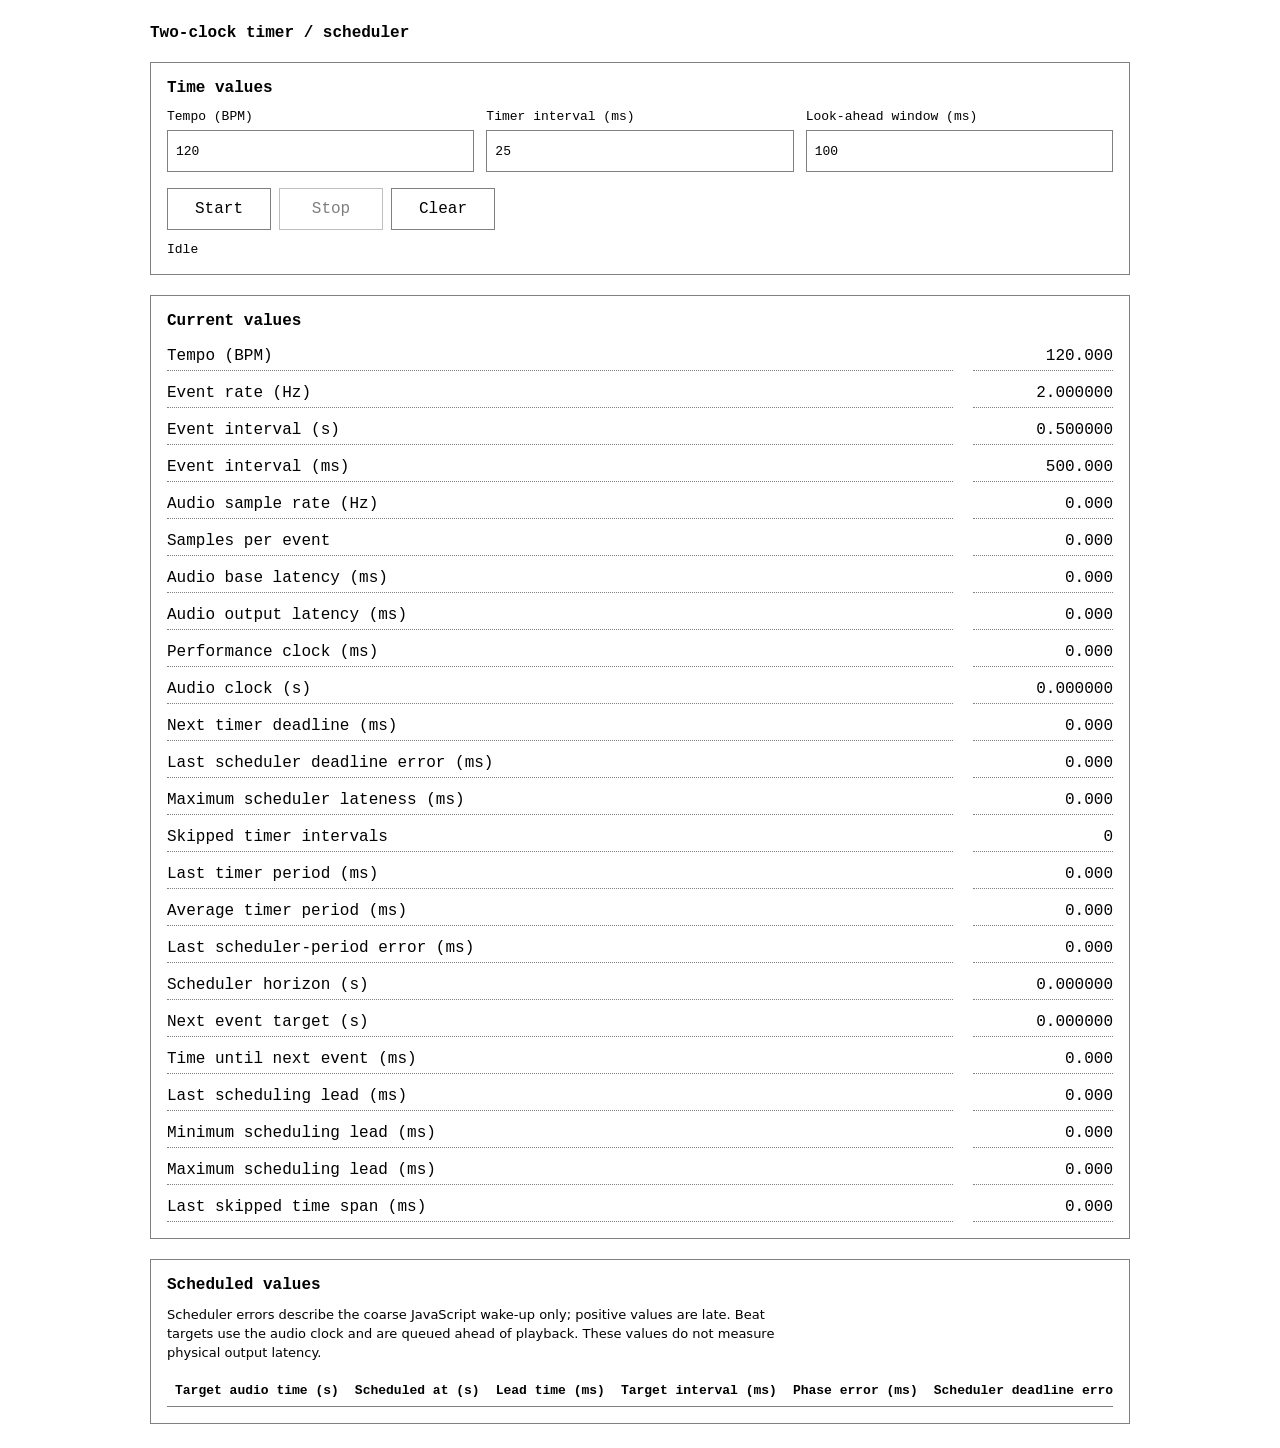
<file: index.html>
<!doctype html>
<html lang="en">
<head>
  <meta charset="utf-8">
  <meta name="viewport" content="width=device-width, initial-scale=1">
  <title>Two-clock timer and scheduler</title>
  <link rel="stylesheet" href="styles.css">
</head>
<body>
  <main>
    <h1>Two-clock timer / scheduler</h1>

    <section class="controls" aria-labelledby="configuration-heading">
      <h2 id="configuration-heading">Time values</h2>
      <div class="inputs">
        <label>
          Tempo (BPM)
          <input id="bpm" type="number" min="1" max="1000" step="0.1" value="120" inputmode="decimal">
        </label>
        <label>
          Timer interval (ms)
          <input id="timerInterval" type="number" min="5" max="1000" step="1" value="25" inputmode="decimal">
        </label>
        <label>
          Look-ahead window (ms)
          <input id="lookAhead" type="number" min="10" max="5000" step="1" value="100" inputmode="decimal">
        </label>
      </div>
      <div class="buttons">
        <button id="start" type="button">Start</button>
        <button id="stop" type="button" disabled>Stop</button>
        <button id="clear" type="button">Clear</button>
      </div>
      <p id="status" role="status" aria-live="polite">Idle</p>
    </section>

    <section class="values" aria-labelledby="current-values-heading">
      <h2 id="current-values-heading">Current values</h2>
      <dl>
        <dt>Tempo (BPM)</dt>
        <dd><output id="bpmValue">120.000</output></dd>

        <dt>Event rate (Hz)</dt>
        <dd><output id="eventRate">2.000000</output></dd>

        <dt>Event interval (s)</dt>
        <dd><output id="eventIntervalSeconds">0.500000</output></dd>

        <dt>Event interval (ms)</dt>
        <dd><output id="eventIntervalMilliseconds">500.000</output></dd>

        <dt>Audio sample rate (Hz)</dt>
        <dd><output id="sampleRate">0.000</output></dd>

        <dt>Samples per event</dt>
        <dd><output id="samplesPerEvent">0.000</output></dd>

        <dt>Audio base latency (ms)</dt>
        <dd><output id="baseLatency">0.000</output></dd>

        <dt>Audio output latency (ms)</dt>
        <dd><output id="outputLatency">0.000</output></dd>

        <dt>Performance clock (ms)</dt>
        <dd><output id="performanceNow">0.000</output></dd>

        <dt>Audio clock (s)</dt>
        <dd><output id="audioNow">0.000000</output></dd>

        <dt>Next timer deadline (ms)</dt>
        <dd><output id="nextTimerDeadline">0.000</output></dd>

        <dt>Last scheduler deadline error (ms)</dt>
        <dd><output id="lastTimerError">0.000</output></dd>

        <dt>Maximum scheduler lateness (ms)</dt>
        <dd><output id="maximumTimerError">0.000</output></dd>

        <dt>Skipped timer intervals</dt>
        <dd><output id="skippedTimerIntervals">0</output></dd>

        <dt>Last timer period (ms)</dt>
        <dd><output id="lastTimerPeriod">0.000</output></dd>

        <dt>Average timer period (ms)</dt>
        <dd><output id="averageTimerPeriod">0.000</output></dd>

        <dt>Last scheduler-period error (ms)</dt>
        <dd><output id="lastTimerPeriodError">0.000</output></dd>

        <dt>Scheduler horizon (s)</dt>
        <dd><output id="schedulerHorizon">0.000000</output></dd>

        <dt>Next event target (s)</dt>
        <dd><output id="nextEventTarget">0.000000</output></dd>

        <dt>Time until next event (ms)</dt>
        <dd><output id="timeUntilNextEvent">0.000</output></dd>

        <dt>Last scheduling lead (ms)</dt>
        <dd><output id="lastSchedulingLead">0.000</output></dd>

        <dt>Minimum scheduling lead (ms)</dt>
        <dd><output id="minimumSchedulingLead">0.000</output></dd>

        <dt>Maximum scheduling lead (ms)</dt>
        <dd><output id="maximumSchedulingLead">0.000</output></dd>

        <dt>Last skipped time span (ms)</dt>
        <dd><output id="lastSkippedSpan">0.000</output></dd>
      </dl>
    </section>

    <section class="log" aria-labelledby="scheduled-values-heading">
      <h2 id="scheduled-values-heading">Scheduled values</h2>
      <p class="explanation">
        Scheduler errors describe the coarse JavaScript wake-up only; positive
        values are late. Beat targets use the audio clock and are queued ahead
        of playback. These values do not measure physical output latency.
      </p>
      <div class="table-wrap">
        <table>
          <thead>
            <tr>
              <th scope="col">Target audio time (s)</th>
              <th scope="col">Scheduled at (s)</th>
              <th scope="col">Lead time (ms)</th>
              <th scope="col">Target interval (ms)</th>
              <th scope="col">Phase error (ms)</th>
              <th scope="col">Scheduler deadline error (ms)</th>
            </tr>
          </thead>
          <tbody id="eventLog"></tbody>
        </table>
      </div>
    </section>
  </main>

  <script src="app.js"></script>
</body>
</html>
</file>
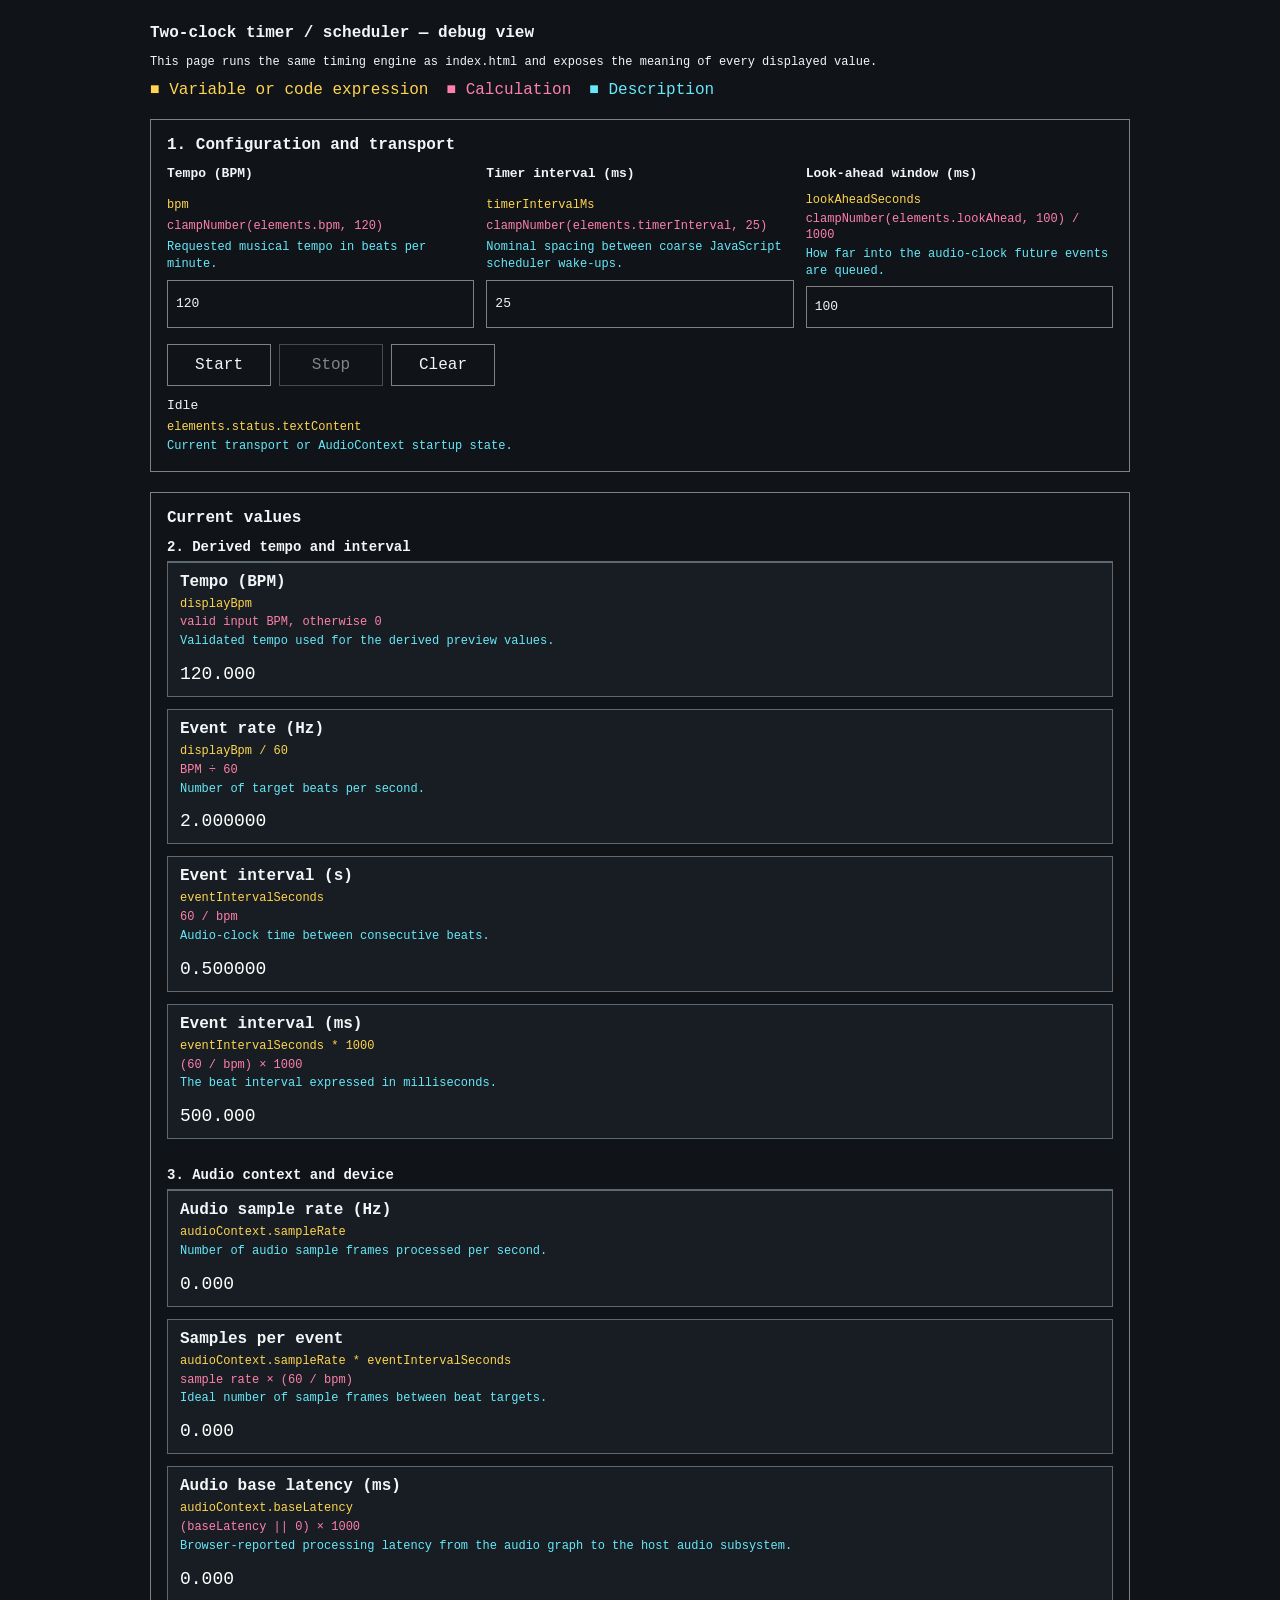
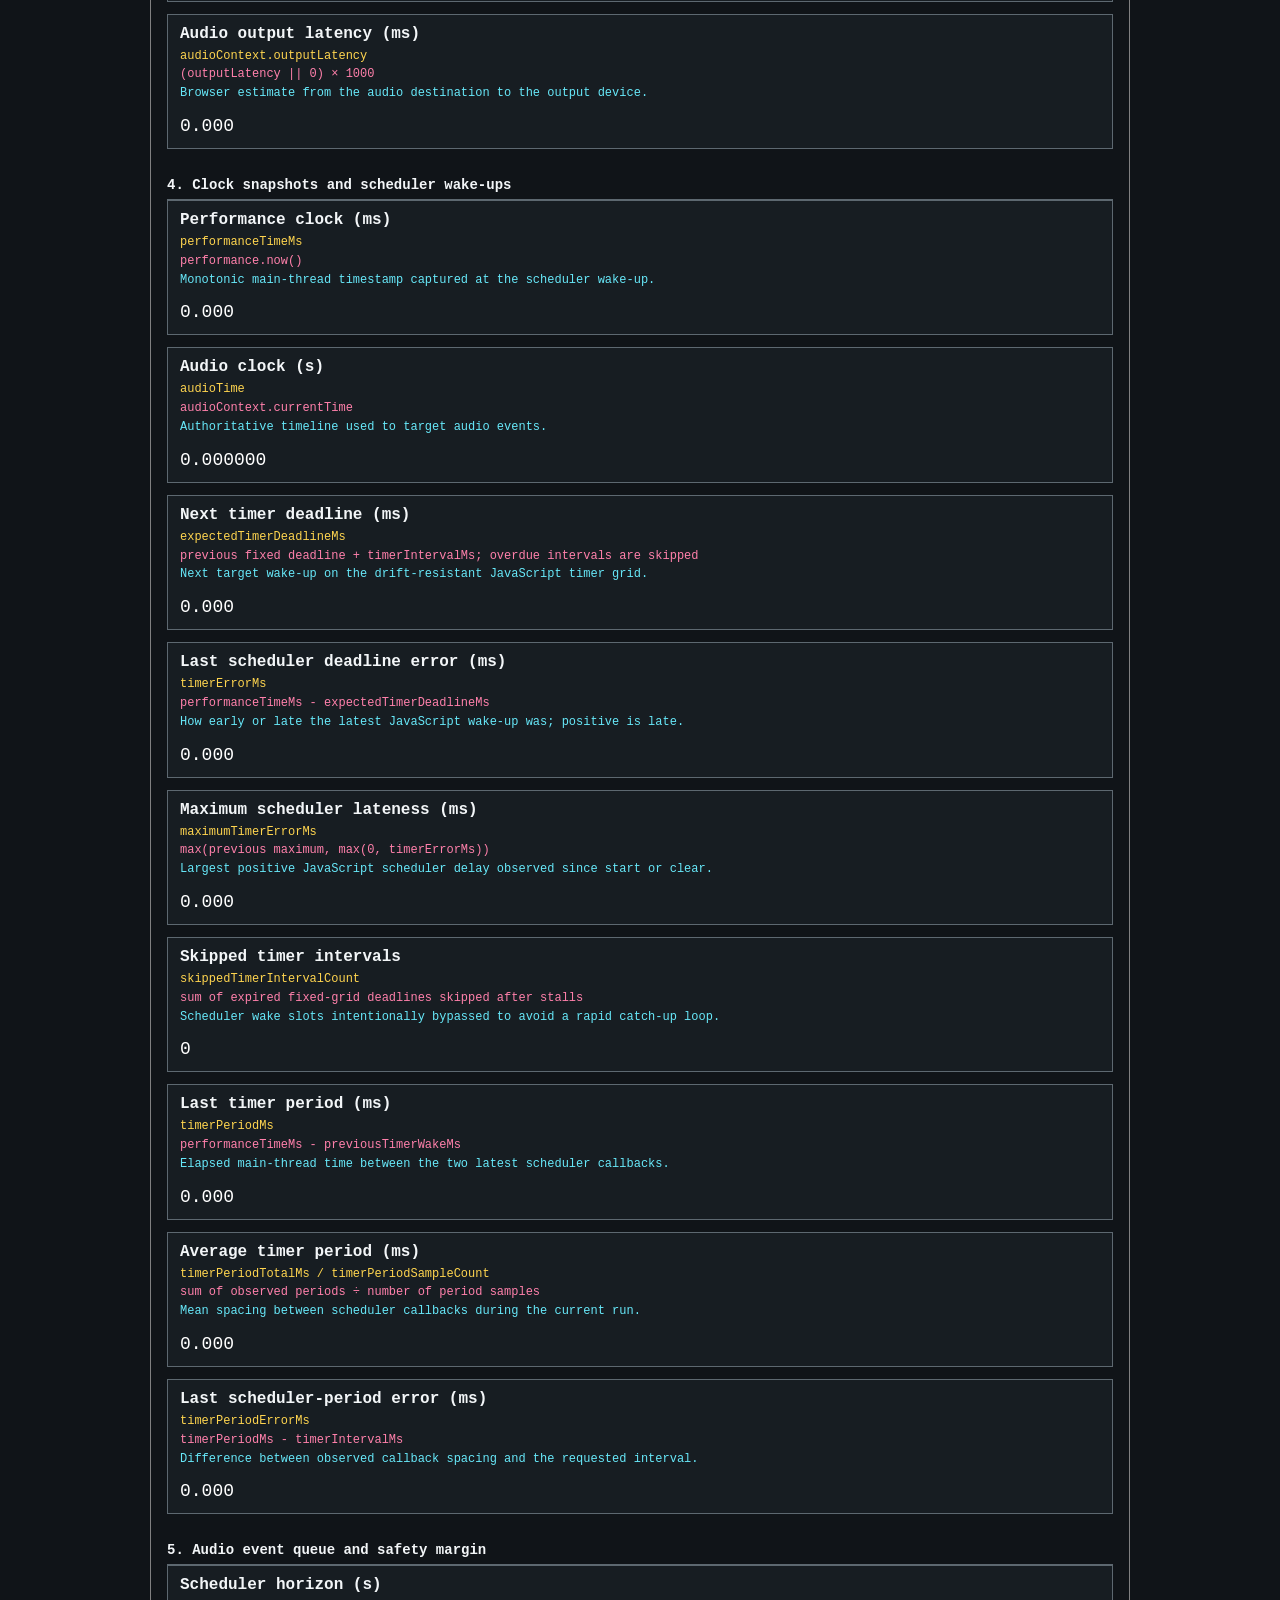
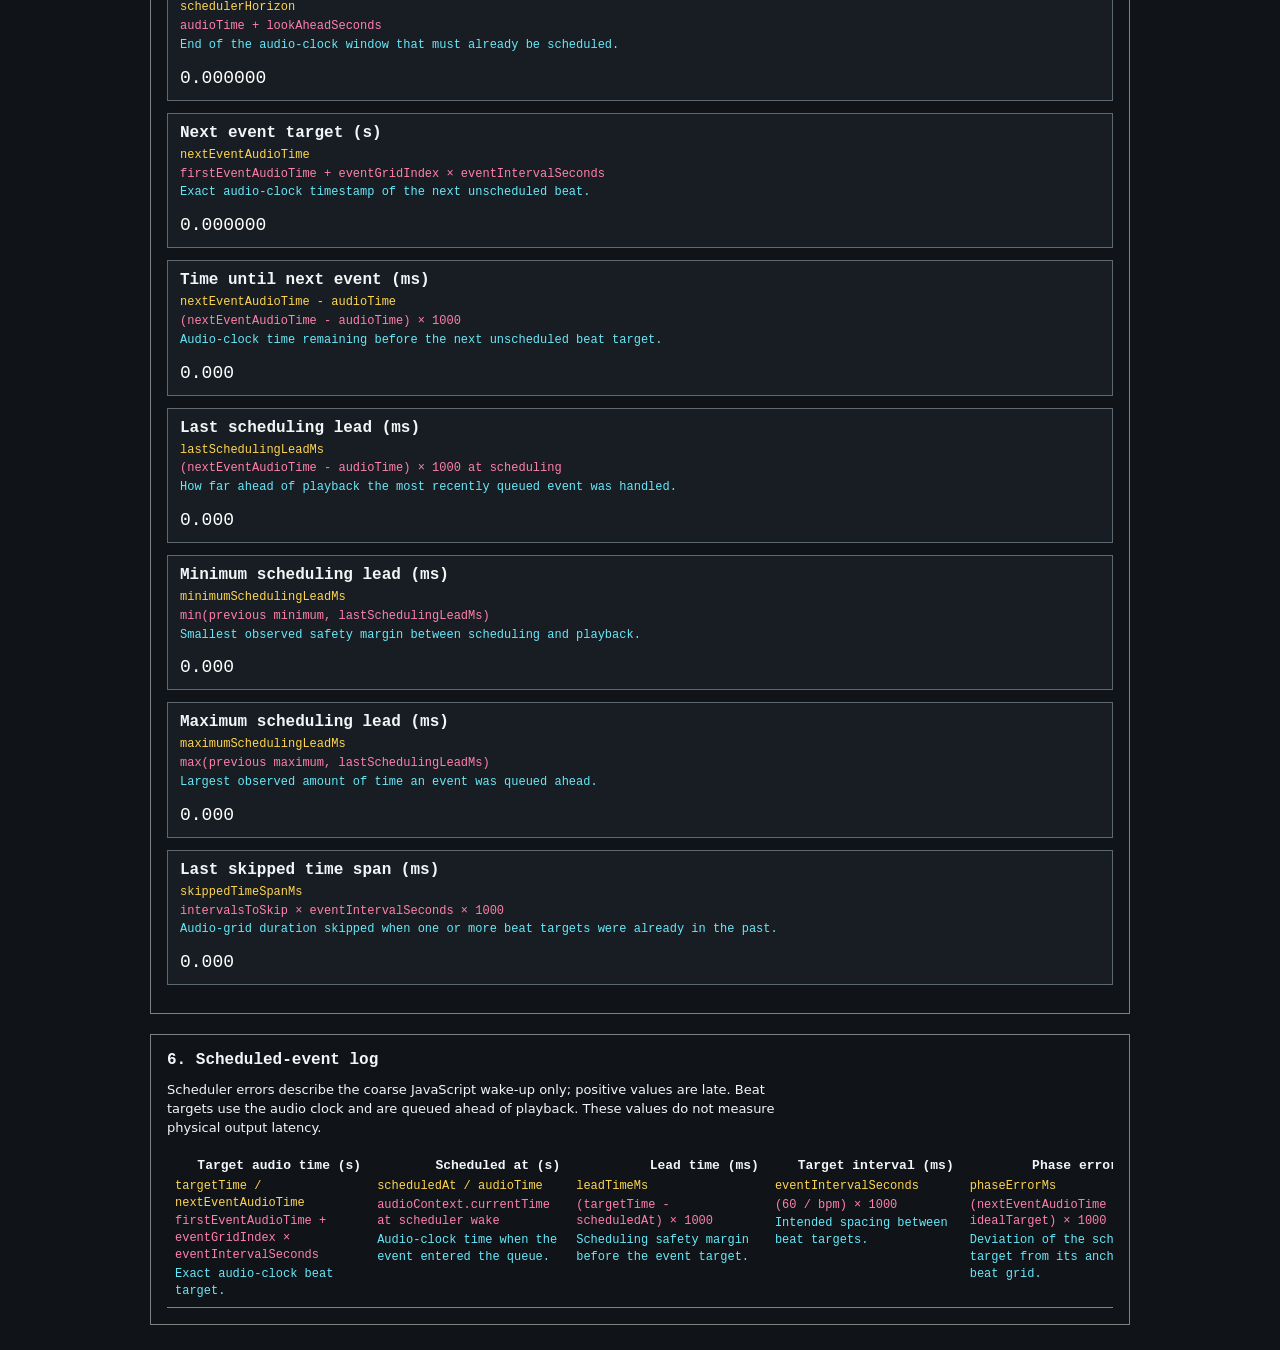
<file: debug.html>
<!doctype html>
<html lang="en">
<head>
  <meta charset="utf-8">
  <meta name="viewport" content="width=device-width, initial-scale=1">
  <title>Two-clock timer and scheduler debug view</title>
  <link rel="stylesheet" href="styles.css">
  <style>
    body {
      background: #101418;
      color: #f3f6f8;
    }

    input,
    button,
    th {
      background: #101418;
      color: #f3f6f8;
    }

    .debug-intro,
    .debug-meta {
      font-family: ui-monospace, SFMono-Regular, Consolas, "Liberation Mono", monospace;
      font-size: 0.75rem;
      font-weight: 400;
      line-height: 1.4;
    }

    .debug-intro {
      margin: 12px 0 0;
    }

    .debug-meta {
      display: grid;
      gap: 2px;
      margin-top: 5px;
      text-align: left;
      white-space: normal;
    }

    .debug-variable {
      color: #ffd54f;
    }

    .debug-formula {
      color: #ff80ab;
    }

    .debug-description {
      color: #67e8f9;
    }

    .debug-label {
      color: #f3f6f8;
      font-weight: 700;
    }

    .debug-key {
      display: flex;
      flex-wrap: wrap;
      gap: 8px 18px;
      margin-top: 10px;
    }

    .debug-key span::before {
      content: "■ ";
    }

    .debug-flow {
      display: grid;
      gap: 16px;
    }

    .debug-group {
      margin: 0;
      padding-bottom: 6px;
      border-bottom: 1px solid #5d6870;
      color: #f3f6f8;
      font-size: 0.875rem;
    }

    .values dl {
      display: block;
    }

    .values dt {
      padding: 10px 12px 6px;
      border: 1px solid #5d6870;
      border-bottom: 0;
      background: #171d22;
    }

    .values dd {
      margin: 0 0 12px;
      padding: 8px 12px 12px;
      border: 1px solid #5d6870;
      border-top: 0;
      background: #171d22;
      color: #ffffff;
      font-size: 1.125rem;
      text-align: left;
    }

    .log table {
      min-width: 1260px;
    }

    .log th {
      min-width: 190px;
      vertical-align: top;
    }
  </style>
</head>
<body>
  <main>
    <h1>Two-clock timer / scheduler — debug view</h1>
    <p class="debug-intro">
      This page runs the same timing engine as <code>index.html</code> and exposes
      the meaning of every displayed value.
    </p>
    <div class="debug-key" aria-label="Debug annotation color key">
      <span class="debug-variable">Variable or code expression</span>
      <span class="debug-formula">Calculation</span>
      <span class="debug-description">Description</span>
    </div>

    <section class="controls" aria-labelledby="configuration-heading">
      <h2 id="configuration-heading">1. Configuration and transport</h2>
      <div class="inputs">
        <label>
          <span class="debug-label">Tempo (BPM)</span>
          <span class="debug-meta">
            <span class="debug-variable">bpm</span>
            <span class="debug-formula">clampNumber(elements.bpm, 120)</span>
            <span class="debug-description">Requested musical tempo in beats per minute.</span>
          </span>
          <input id="bpm" type="number" min="1" max="1000" step="0.1" value="120" inputmode="decimal">
        </label>
        <label>
          <span class="debug-label">Timer interval (ms)</span>
          <span class="debug-meta">
            <span class="debug-variable">timerIntervalMs</span>
            <span class="debug-formula">clampNumber(elements.timerInterval, 25)</span>
            <span class="debug-description">Nominal spacing between coarse JavaScript scheduler wake-ups.</span>
          </span>
          <input id="timerInterval" type="number" min="5" max="1000" step="1" value="25" inputmode="decimal">
        </label>
        <label>
          <span class="debug-label">Look-ahead window (ms)</span>
          <span class="debug-meta">
            <span class="debug-variable">lookAheadSeconds</span>
            <span class="debug-formula">clampNumber(elements.lookAhead, 100) / 1000</span>
            <span class="debug-description">How far into the audio-clock future events are queued.</span>
          </span>
          <input id="lookAhead" type="number" min="10" max="5000" step="1" value="100" inputmode="decimal">
        </label>
      </div>
      <div class="buttons">
        <button id="start" type="button">Start</button>
        <button id="stop" type="button" disabled>Stop</button>
        <button id="clear" type="button">Clear</button>
      </div>
      <p id="status" role="status" aria-live="polite">Idle</p>
      <div class="debug-meta">
        <span class="debug-variable">elements.status.textContent</span>
        <span class="debug-description">Current transport or AudioContext startup state.</span>
      </div>
    </section>

    <section class="values" aria-labelledby="current-values-heading">
      <h2 id="current-values-heading">Current values</h2>
      <div class="debug-flow">
      <section aria-labelledby="derived-values-heading">
      <h3 id="derived-values-heading" class="debug-group">2. Derived tempo and interval</h3>
      <dl>
        <dt>
          <span class="debug-label">Tempo (BPM)</span>
          <span class="debug-meta">
            <span class="debug-variable">displayBpm</span>
            <span class="debug-formula">valid input BPM, otherwise 0</span>
            <span class="debug-description">Validated tempo used for the derived preview values.</span>
          </span>
        </dt>
        <dd><output id="bpmValue">120.000</output></dd>

        <dt>
          <span class="debug-label">Event rate (Hz)</span>
          <span class="debug-meta">
            <span class="debug-variable">displayBpm / 60</span>
            <span class="debug-formula">BPM ÷ 60</span>
            <span class="debug-description">Number of target beats per second.</span>
          </span>
        </dt>
        <dd><output id="eventRate">2.000000</output></dd>

        <dt>
          <span class="debug-label">Event interval (s)</span>
          <span class="debug-meta">
            <span class="debug-variable">eventIntervalSeconds</span>
            <span class="debug-formula">60 / bpm</span>
            <span class="debug-description">Audio-clock time between consecutive beats.</span>
          </span>
        </dt>
        <dd><output id="eventIntervalSeconds">0.500000</output></dd>

        <dt>
          <span class="debug-label">Event interval (ms)</span>
          <span class="debug-meta">
            <span class="debug-variable">eventIntervalSeconds * 1000</span>
            <span class="debug-formula">(60 / bpm) × 1000</span>
            <span class="debug-description">The beat interval expressed in milliseconds.</span>
          </span>
        </dt>
        <dd><output id="eventIntervalMilliseconds">500.000</output></dd>
      </dl>
      </section>

      <section aria-labelledby="audio-values-heading">
      <h3 id="audio-values-heading" class="debug-group">3. Audio context and device</h3>
      <dl>
        <dt>
          <span class="debug-label">Audio sample rate (Hz)</span>
          <span class="debug-meta">
            <span class="debug-variable">audioContext.sampleRate</span>
            <span class="debug-description">Number of audio sample frames processed per second.</span>
          </span>
        </dt>
        <dd><output id="sampleRate">0.000</output></dd>

        <dt>
          <span class="debug-label">Samples per event</span>
          <span class="debug-meta">
            <span class="debug-variable">audioContext.sampleRate * eventIntervalSeconds</span>
            <span class="debug-formula">sample rate × (60 / bpm)</span>
            <span class="debug-description">Ideal number of sample frames between beat targets.</span>
          </span>
        </dt>
        <dd><output id="samplesPerEvent">0.000</output></dd>

        <dt>
          <span class="debug-label">Audio base latency (ms)</span>
          <span class="debug-meta">
            <span class="debug-variable">audioContext.baseLatency</span>
            <span class="debug-formula">(baseLatency || 0) × 1000</span>
            <span class="debug-description">Browser-reported processing latency from the audio graph to the host audio subsystem.</span>
          </span>
        </dt>
        <dd><output id="baseLatency">0.000</output></dd>

        <dt>
          <span class="debug-label">Audio output latency (ms)</span>
          <span class="debug-meta">
            <span class="debug-variable">audioContext.outputLatency</span>
            <span class="debug-formula">(outputLatency || 0) × 1000</span>
            <span class="debug-description">Browser estimate from the audio destination to the output device.</span>
          </span>
        </dt>
        <dd><output id="outputLatency">0.000</output></dd>
      </dl>
      </section>

      <section aria-labelledby="scheduler-values-heading">
      <h3 id="scheduler-values-heading" class="debug-group">4. Clock snapshots and scheduler wake-ups</h3>
      <dl>
        <dt>
          <span class="debug-label">Performance clock (ms)</span>
          <span class="debug-meta">
            <span class="debug-variable">performanceTimeMs</span>
            <span class="debug-formula">performance.now()</span>
            <span class="debug-description">Monotonic main-thread timestamp captured at the scheduler wake-up.</span>
          </span>
        </dt>
        <dd><output id="performanceNow">0.000</output></dd>

        <dt>
          <span class="debug-label">Audio clock (s)</span>
          <span class="debug-meta">
            <span class="debug-variable">audioTime</span>
            <span class="debug-formula">audioContext.currentTime</span>
            <span class="debug-description">Authoritative timeline used to target audio events.</span>
          </span>
        </dt>
        <dd><output id="audioNow">0.000000</output></dd>

        <dt>
          <span class="debug-label">Next timer deadline (ms)</span>
          <span class="debug-meta">
            <span class="debug-variable">expectedTimerDeadlineMs</span>
            <span class="debug-formula">previous fixed deadline + timerIntervalMs; overdue intervals are skipped</span>
            <span class="debug-description">Next target wake-up on the drift-resistant JavaScript timer grid.</span>
          </span>
        </dt>
        <dd><output id="nextTimerDeadline">0.000</output></dd>

        <dt>
          <span class="debug-label">Last scheduler deadline error (ms)</span>
          <span class="debug-meta">
            <span class="debug-variable">timerErrorMs</span>
            <span class="debug-formula">performanceTimeMs - expectedTimerDeadlineMs</span>
            <span class="debug-description">How early or late the latest JavaScript wake-up was; positive is late.</span>
          </span>
        </dt>
        <dd><output id="lastTimerError">0.000</output></dd>

        <dt>
          <span class="debug-label">Maximum scheduler lateness (ms)</span>
          <span class="debug-meta">
            <span class="debug-variable">maximumTimerErrorMs</span>
            <span class="debug-formula">max(previous maximum, max(0, timerErrorMs))</span>
            <span class="debug-description">Largest positive JavaScript scheduler delay observed since start or clear.</span>
          </span>
        </dt>
        <dd><output id="maximumTimerError">0.000</output></dd>

        <dt>
          <span class="debug-label">Skipped timer intervals</span>
          <span class="debug-meta">
            <span class="debug-variable">skippedTimerIntervalCount</span>
            <span class="debug-formula">sum of expired fixed-grid deadlines skipped after stalls</span>
            <span class="debug-description">Scheduler wake slots intentionally bypassed to avoid a rapid catch-up loop.</span>
          </span>
        </dt>
        <dd><output id="skippedTimerIntervals">0</output></dd>

        <dt>
          <span class="debug-label">Last timer period (ms)</span>
          <span class="debug-meta">
            <span class="debug-variable">timerPeriodMs</span>
            <span class="debug-formula">performanceTimeMs - previousTimerWakeMs</span>
            <span class="debug-description">Elapsed main-thread time between the two latest scheduler callbacks.</span>
          </span>
        </dt>
        <dd><output id="lastTimerPeriod">0.000</output></dd>

        <dt>
          <span class="debug-label">Average timer period (ms)</span>
          <span class="debug-meta">
            <span class="debug-variable">timerPeriodTotalMs / timerPeriodSampleCount</span>
            <span class="debug-formula">sum of observed periods ÷ number of period samples</span>
            <span class="debug-description">Mean spacing between scheduler callbacks during the current run.</span>
          </span>
        </dt>
        <dd><output id="averageTimerPeriod">0.000</output></dd>

        <dt>
          <span class="debug-label">Last scheduler-period error (ms)</span>
          <span class="debug-meta">
            <span class="debug-variable">timerPeriodErrorMs</span>
            <span class="debug-formula">timerPeriodMs - timerIntervalMs</span>
            <span class="debug-description">Difference between observed callback spacing and the requested interval.</span>
          </span>
        </dt>
        <dd><output id="lastTimerPeriodError">0.000</output></dd>
      </dl>
      </section>

      <section aria-labelledby="queue-values-heading">
      <h3 id="queue-values-heading" class="debug-group">5. Audio event queue and safety margin</h3>
      <dl>
        <dt>
          <span class="debug-label">Scheduler horizon (s)</span>
          <span class="debug-meta">
            <span class="debug-variable">schedulerHorizon</span>
            <span class="debug-formula">audioTime + lookAheadSeconds</span>
            <span class="debug-description">End of the audio-clock window that must already be scheduled.</span>
          </span>
        </dt>
        <dd><output id="schedulerHorizon">0.000000</output></dd>

        <dt>
          <span class="debug-label">Next event target (s)</span>
          <span class="debug-meta">
            <span class="debug-variable">nextEventAudioTime</span>
            <span class="debug-formula">firstEventAudioTime + eventGridIndex × eventIntervalSeconds</span>
            <span class="debug-description">Exact audio-clock timestamp of the next unscheduled beat.</span>
          </span>
        </dt>
        <dd><output id="nextEventTarget">0.000000</output></dd>

        <dt>
          <span class="debug-label">Time until next event (ms)</span>
          <span class="debug-meta">
            <span class="debug-variable">nextEventAudioTime - audioTime</span>
            <span class="debug-formula">(nextEventAudioTime - audioTime) × 1000</span>
            <span class="debug-description">Audio-clock time remaining before the next unscheduled beat target.</span>
          </span>
        </dt>
        <dd><output id="timeUntilNextEvent">0.000</output></dd>

        <dt>
          <span class="debug-label">Last scheduling lead (ms)</span>
          <span class="debug-meta">
            <span class="debug-variable">lastSchedulingLeadMs</span>
            <span class="debug-formula">(nextEventAudioTime - audioTime) × 1000 at scheduling</span>
            <span class="debug-description">How far ahead of playback the most recently queued event was handled.</span>
          </span>
        </dt>
        <dd><output id="lastSchedulingLead">0.000</output></dd>

        <dt>
          <span class="debug-label">Minimum scheduling lead (ms)</span>
          <span class="debug-meta">
            <span class="debug-variable">minimumSchedulingLeadMs</span>
            <span class="debug-formula">min(previous minimum, lastSchedulingLeadMs)</span>
            <span class="debug-description">Smallest observed safety margin between scheduling and playback.</span>
          </span>
        </dt>
        <dd><output id="minimumSchedulingLead">0.000</output></dd>

        <dt>
          <span class="debug-label">Maximum scheduling lead (ms)</span>
          <span class="debug-meta">
            <span class="debug-variable">maximumSchedulingLeadMs</span>
            <span class="debug-formula">max(previous maximum, lastSchedulingLeadMs)</span>
            <span class="debug-description">Largest observed amount of time an event was queued ahead.</span>
          </span>
        </dt>
        <dd><output id="maximumSchedulingLead">0.000</output></dd>

        <dt>
          <span class="debug-label">Last skipped time span (ms)</span>
          <span class="debug-meta">
            <span class="debug-variable">skippedTimeSpanMs</span>
            <span class="debug-formula">intervalsToSkip × eventIntervalSeconds × 1000</span>
            <span class="debug-description">Audio-grid duration skipped when one or more beat targets were already in the past.</span>
          </span>
        </dt>
        <dd><output id="lastSkippedSpan">0.000</output></dd>
      </dl>
      </section>
      </div>
    </section>

    <section class="log" aria-labelledby="scheduled-values-heading">
      <h2 id="scheduled-values-heading">6. Scheduled-event log</h2>
      <p class="explanation">
        Scheduler errors describe the coarse JavaScript wake-up only; positive
        values are late. Beat targets use the audio clock and are queued ahead
        of playback. These values do not measure physical output latency.
      </p>
      <div class="table-wrap">
        <table>
          <thead>
            <tr>
              <th scope="col">
                <span class="debug-label">Target audio time (s)</span>
                <span class="debug-meta">
                  <span class="debug-variable">targetTime / nextEventAudioTime</span>
                  <span class="debug-formula">firstEventAudioTime + eventGridIndex × eventIntervalSeconds</span>
                  <span class="debug-description">Exact audio-clock beat target.</span>
                </span>
              </th>
              <th scope="col">
                <span class="debug-label">Scheduled at (s)</span>
                <span class="debug-meta">
                  <span class="debug-variable">scheduledAt / audioTime</span>
                  <span class="debug-formula">audioContext.currentTime at scheduler wake</span>
                  <span class="debug-description">Audio-clock time when the event entered the queue.</span>
                </span>
              </th>
              <th scope="col">
                <span class="debug-label">Lead time (ms)</span>
                <span class="debug-meta">
                  <span class="debug-variable">leadTimeMs</span>
                  <span class="debug-formula">(targetTime - scheduledAt) × 1000</span>
                  <span class="debug-description">Scheduling safety margin before the event target.</span>
                </span>
              </th>
              <th scope="col">
                <span class="debug-label">Target interval (ms)</span>
                <span class="debug-meta">
                  <span class="debug-variable">eventIntervalSeconds</span>
                  <span class="debug-formula">(60 / bpm) × 1000</span>
                  <span class="debug-description">Intended spacing between beat targets.</span>
                </span>
              </th>
              <th scope="col">
                <span class="debug-label">Phase error (ms)</span>
                <span class="debug-meta">
                  <span class="debug-variable">phaseErrorMs</span>
                  <span class="debug-formula">(nextEventAudioTime - idealTarget) × 1000</span>
                  <span class="debug-description">Deviation of the scheduled target from its anchored beat grid.</span>
                </span>
              </th>
              <th scope="col">
                <span class="debug-label">Scheduler deadline error (ms)</span>
                <span class="debug-meta">
                  <span class="debug-variable">timerErrorMs</span>
                  <span class="debug-formula">performanceTimeMs - expectedTimerDeadlineMs</span>
                  <span class="debug-description">Main-thread callback error associated with this scheduling pass, not audio-output error.</span>
                </span>
              </th>
            </tr>
          </thead>
          <tbody id="eventLog"></tbody>
        </table>
      </div>
    </section>
  </main>

  <script src="app.js"></script>
</body>
</html>
</file>
<file: styles.css>
:root {
  color-scheme: light dark;
  font-family: ui-monospace, SFMono-Regular, Consolas, "Liberation Mono", monospace;
  font-variant-numeric: tabular-nums;
}

* {
  box-sizing: border-box;
}

body {
  margin: 0;
  padding: 24px;
  background: Canvas;
  color: CanvasText;
}

main {
  width: min(100%, 980px);
  margin: 0 auto;
}

h1,
h2 {
  margin: 0;
  font-size: 1rem;
  font-weight: 700;
}

h2 {
  margin-bottom: 12px;
}

.controls,
.values,
.log {
  margin-top: 20px;
  border: 1px solid GrayText;
  padding: 16px;
}

.inputs {
  display: grid;
  grid-template-columns: repeat(3, minmax(150px, 1fr));
  gap: 12px;
}

label {
  display: grid;
  gap: 6px;
  font-size: 0.8125rem;
}

input,
button {
  min-height: 42px;
  border: 1px solid GrayText;
  border-radius: 0;
  background: Canvas;
  color: CanvasText;
  font: inherit;
}

input {
  width: 100%;
  padding: 8px;
}

.buttons {
  display: flex;
  gap: 8px;
  margin-top: 16px;
}

button {
  min-width: 104px;
  padding: 8px 16px;
  cursor: pointer;
}

button:disabled {
  cursor: not-allowed;
  opacity: 0.5;
}

button:focus-visible,
input:focus-visible {
  outline: 2px solid Highlight;
  outline-offset: 2px;
}

#status {
  margin: 12px 0 0;
  min-height: 1.25em;
  font-size: 0.8125rem;
}

.explanation {
  margin: 0 0 12px;
  max-width: 78ch;
  font-family: system-ui, sans-serif;
  font-size: 0.8125rem;
  line-height: 1.45;
}

dl {
  display: grid;
  grid-template-columns: minmax(220px, 1fr) minmax(140px, auto);
  gap: 8px 20px;
  margin: 0;
}

dt,
dd {
  margin: 0;
  padding: 5px 0;
  border-bottom: 1px dotted GrayText;
}

dd {
  text-align: right;
}

.table-wrap {
  max-height: 360px;
  overflow: auto;
}

table {
  width: 100%;
  border-collapse: collapse;
  font-size: 0.8125rem;
}

th,
td {
  padding: 8px;
  border-bottom: 1px solid GrayText;
  text-align: right;
  white-space: nowrap;
}

th {
  position: sticky;
  top: 0;
  background: Canvas;
}

@media (max-width: 680px) {
  body {
    padding: 12px;
  }

  .inputs {
    grid-template-columns: 1fr;
  }

  dl {
    grid-template-columns: 1fr;
    gap: 0;
  }

  dd {
    margin-bottom: 8px;
    text-align: left;
    font-size: 1.125rem;
  }
}
</file>
